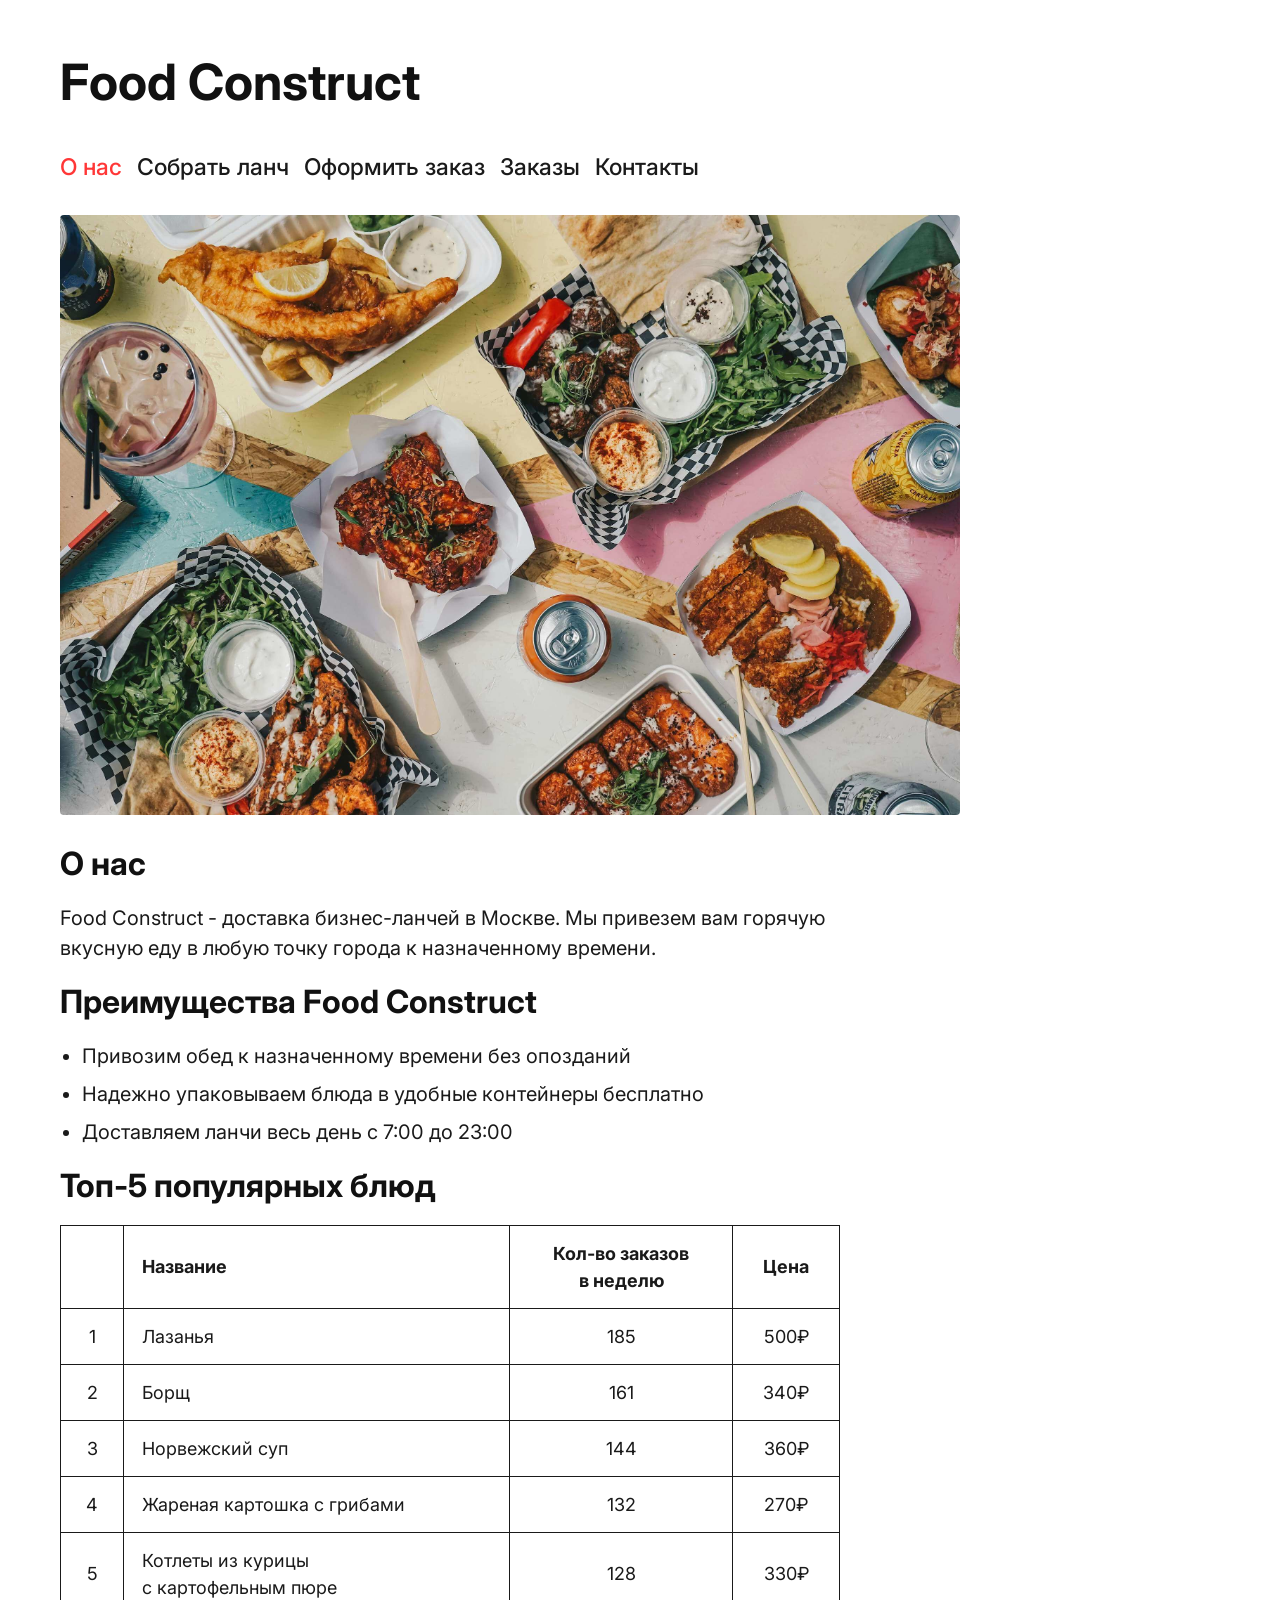
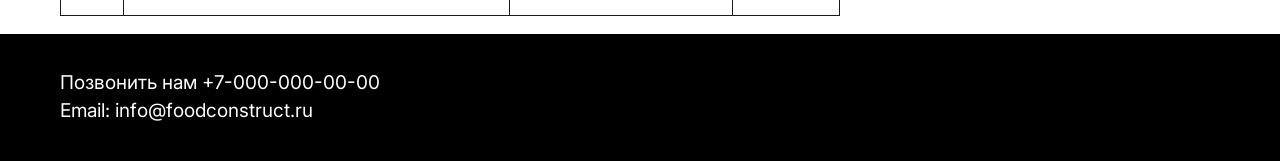
<file: index.html>
<!DOCTYPE html>
<html lang="ru">

<head>
	<meta charset="UTF-8">
	<meta name="viewport" content="width=device-width, initial-scale=1.0">
	<title>Food Construct</title>

	<link rel="preconnect" href="https://fonts.googleapis.com">
	<link rel="preconnect" href="https://fonts.gstatic.com" crossorigin>
	<link href="https://fonts.googleapis.com/css2?family=Inter:ital,opsz,wght@0,14..32,100..900;1,14..32,100..900&display=swap" rel="stylesheet">

	<link rel="stylesheet" href="css/style.css">
	<link rel="stylesheet" href="css/index.css">
</head>

<body>

	<header>
		<h1>Food Construct</h1>
		<nav>
			<a id="active" href="#about">О нас</a>
			<a href="lunch.html">Собрать ланч</a>
			<a href="checkout.html">Оформить заказ</a>
			<a href="orders.html">Заказы</a>
			<a href="#footer">Контакты</a>
		</nav>
	</header>

	<main>

		<img src="images/lunch.jpg" alt="Бизнес-ланч от компании Food Construct">

		<section id="about">
			<h2>О нас</h2>
			<p>
				Food Construct - доставка бизнес-ланчей в Москве. Мы привезем вам горячую вкусную еду в любую
				точку города к назначенному времени.
			</p>
		</section>

		<section>
			<h2>Преимущества Food Construct</h2>
			<ul>
				<li>Привозим обед к назначенному времени без опозданий</li>
				<li>Надежно упаковываем блюда в удобные контейнеры бесплатно</li>
				<li>Доставляем ланчи весь день с 7:00 до 23:00</li>
			</ul>
		</section>

		<section>
			<h2>Топ-5 популярных блюд</h2>
			<table>
				<thead>
					<tr>
						<th></th>
						<th>Название</th>
						<th>Кол-во заказов<br>в неделю</th>
						<th>Цена</th>
					</tr>
				</thead>
				<tbody>
					<tr>
						<td>1</td>
						<td>Лазанья</td>
						<td>185</td>
						<td>500₽</td>
					</tr>
					<tr>
						<td>2</td>
						<td>Борщ</td>
						<td>161</td>
						<td>340₽</td>
					</tr>
					<tr>
						<td>3</td>
						<td>Норвежский суп</td>
						<td>144</td>
						<td>360₽</td>
					</tr>
					<tr>
						<td>4</td>
						<td>Жареная картошка с грибами</td>
						<td>132</td>
						<td>270₽</td>
					</tr>
					<tr>
						<td>5</td>
						<td>Котлеты из курицы<br>с картофельным пюре</td>
						<td>128</td>
						<td>330₽</td>
					</tr>
				</tbody>
			</table>
		</section>

	</main>

	<footer id="footer">
		<p>Позвонить нам <a href="tel:+70000000000">+7-000-000-00-00</a></p>
		<p>Email: <a href="mailto:info@foodconstruct.ru">info@foodconstruct.ru</a></p>
	</footer>

</body>

</html>
</file>
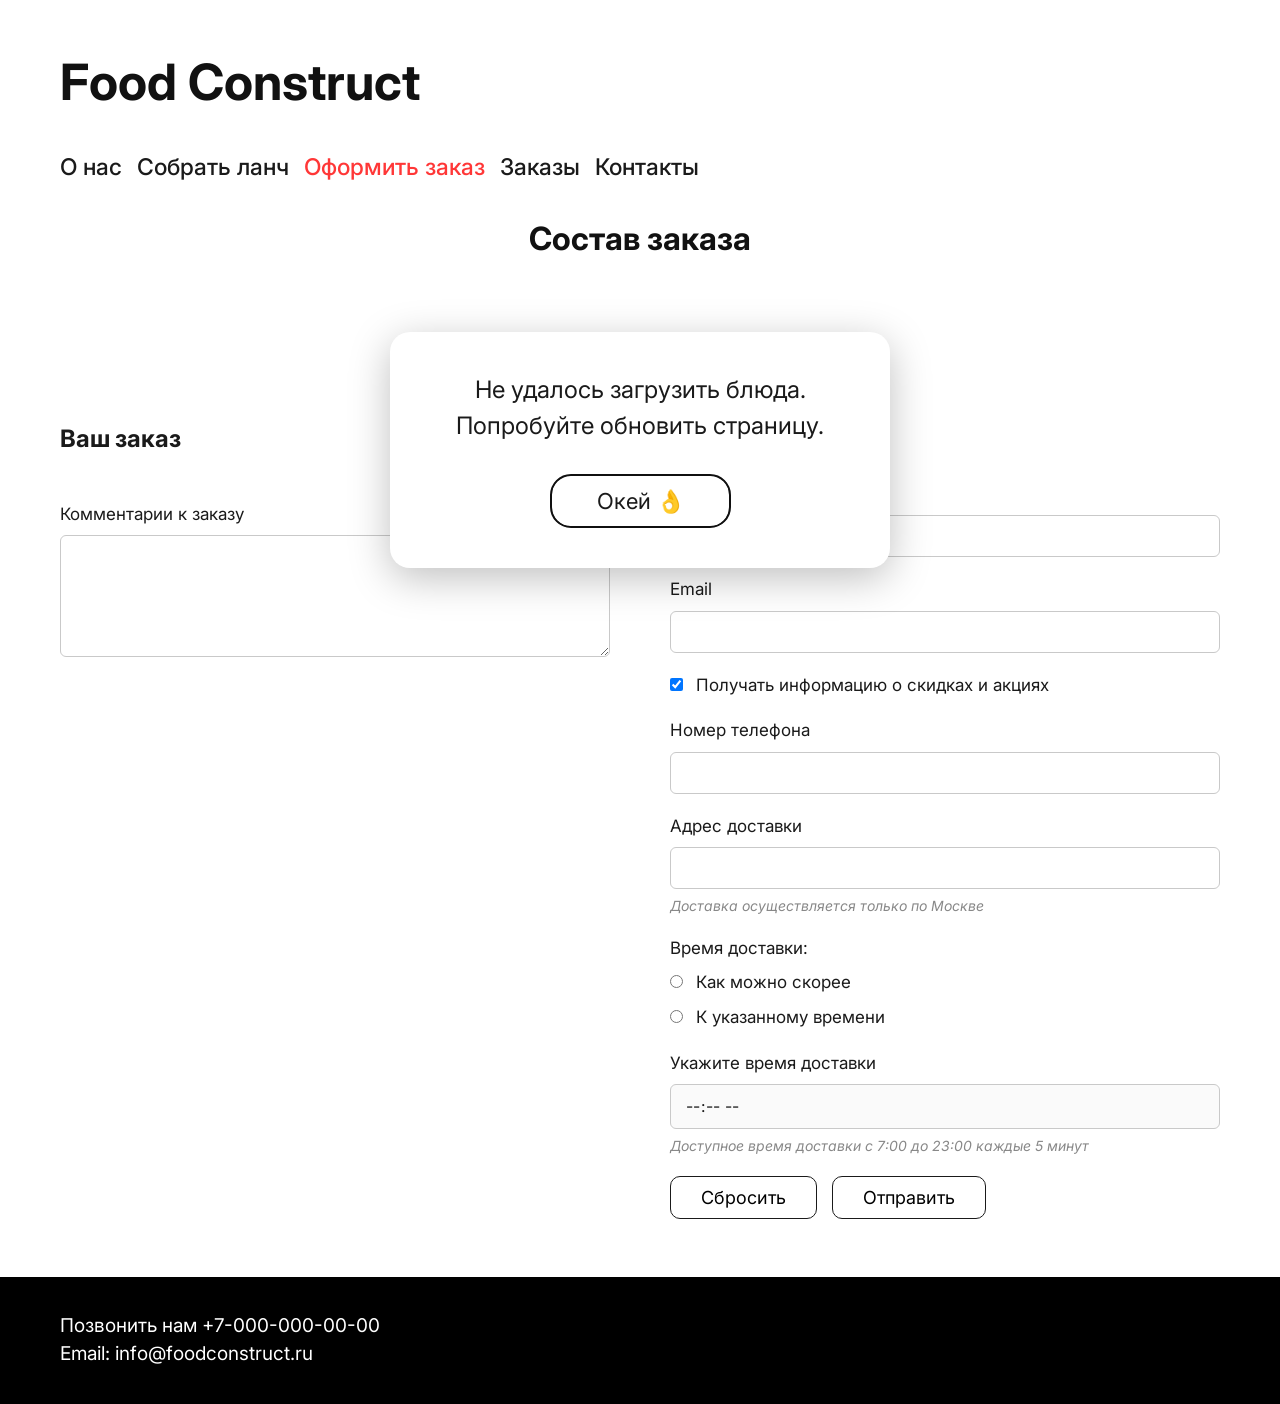
<file: checkout.html>
<!DOCTYPE html>
<html lang="ru">

<head>
	<meta charset="UTF-8">
	<meta name="viewport" content="width=device-width, initial-scale=1.0">
	<title>Оформить заказ | Food Construct</title>

	<link rel="preconnect" href="https://fonts.googleapis.com">
	<link rel="preconnect" href="https://fonts.gstatic.com" crossorigin>
	<link href="https://fonts.googleapis.com/css2?family=Inter:ital,opsz,wght@0,14..32,100..900;1,14..32,100..900&display=swap" rel="stylesheet">

	<link rel="stylesheet" href="css/style.css">
	<link rel="stylesheet" href="css/lunch.css">
	<link rel="stylesheet" href="css/checkout.css">
</head>

<body>

	<header>
		<h1>Food Construct</h1>
		<nav>
			<a href="index.html">О нас</a>
			<a href="lunch.html">Собрать ланч</a>
			<a id="active" href="checkout.html">Оформить заказ</a>
			<a href="orders.html">Заказы</a>
			<a href="#footer">Контакты</a>
		</nav>
	</header>

	<main>

		<section id="composition">
			<h2>Состав заказа</h2>
			<p id="empty-order" hidden>
				Ничего не выбрано. Чтобы добавить блюда в заказ, перейдите на страницу <a href="lunch.html">Собрать ланч</a>.
			</p>
			<div data-category="selected"></div>
		</section>

		<section id="order">
			<h2>Оформление заказа</h2>
			<form>

				<fieldset>
					<legend>Ваш заказ</legend>

					<div id="order-summary">
						<dl></dl>
						<p id="order-total" hidden></p>
					</div>

					<div>
						<label for="comment">Комментарии к заказу</label>
						<textarea id="comment" name="comment" rows="5"></textarea>
					</div>
				</fieldset>

				<fieldset>
					<legend>Ваши данные</legend>

					<div>
						<label for="name">Имя</label>
						<input type="text" id="name" name="full_name" required>
					</div>

					<div>
						<label for="email">Email</label>
						<input type="email" id="email" name="email" required>
					</div>

					<div>
						<input type="checkbox" id="subscribe" name="subscribe" checked>
						<label for="subscribe">Получать информацию о скидках и акциях</label>
					</div>

					<div>
						<label for="phone">Номер телефона</label>
						<input type="tel" id="phone" name="phone" required>
					</div>

					<div>
						<label for="address">Адрес доставки</label>
						<input type="text" id="address" name="delivery_address" required>
						<p>Доставка осуществляется только по Москве</p>
					</div>

					<div>
						<p>Время доставки:</p>
						<div>
							<input type="radio" id="asap" name="delivery_type" value="now" required>
							<label for="asap">Как можно скорее</label>
						</div>
						<div>
							<input type="radio" id="scheduled" name="delivery_type" value="by_time" required>
							<label for="scheduled">К указанному времени</label>
						</div>
					</div>

					<div>
						<label for="delivery-time">Укажите время доставки</label>
						<input type="time" id="delivery-time" name="delivery_time" min="07:00" max="23:00" step="300">
						<p>Доступное время доставки с 7:00 до 23:00 каждые 5 минут</p>
					</div>

					<div id="form-buttons">
						<button type="reset">Сбросить</button>
						<button type="submit">Отправить</button>
					</div>
				</fieldset>

			</form>
		</section>

	</main>

	<footer id="footer">
		<p>Позвонить нам <a href="tel:+70000000000">+7-000-000-00-00</a></p>
		<p>Email: <a href="mailto:info@foodconstruct.ru">info@foodconstruct.ru</a></p>
	</footer>

	<script src="js/dishes.js"></script>
	<script src="js/storage.js"></script>
	<script src="js/cards.js"></script>
	<script src="js/combo.js"></script>
	<script src="js/checkout.js"></script>
</body>

</html>
</file>
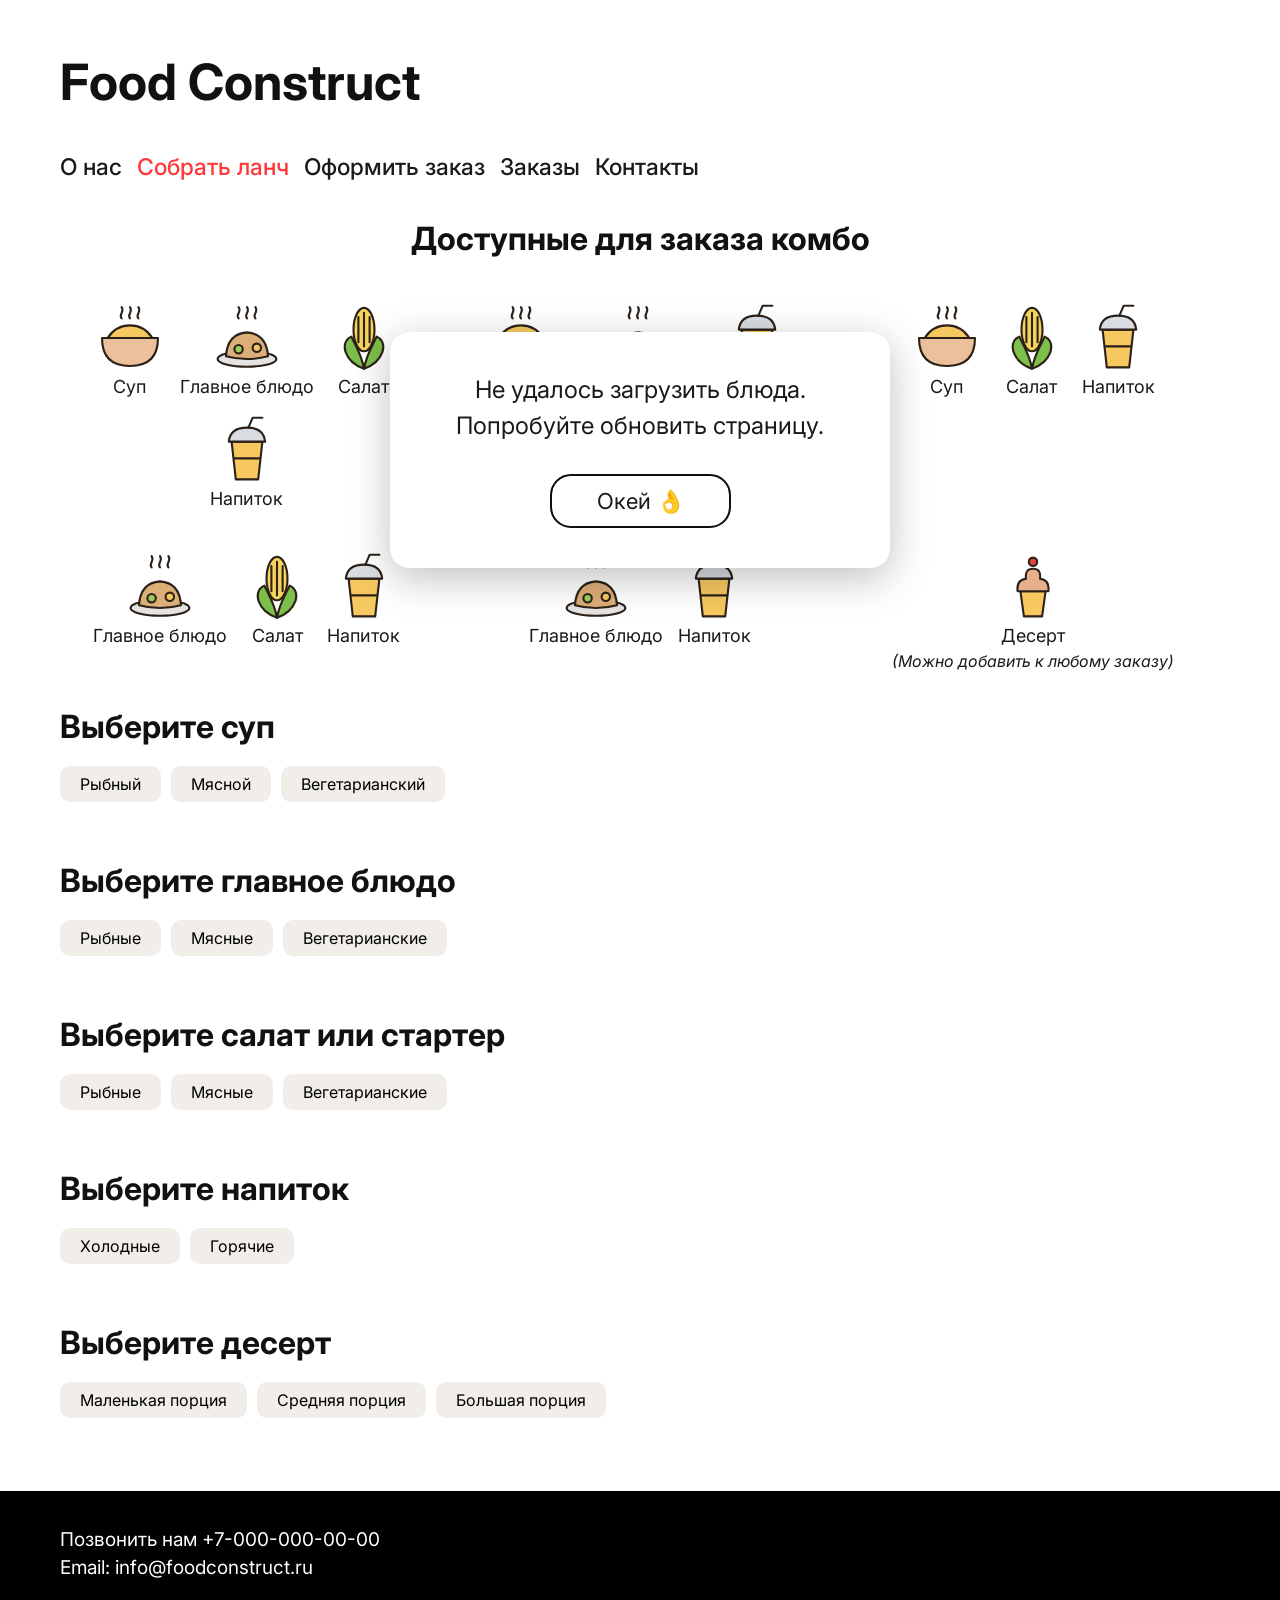
<file: lunch.html>
<!DOCTYPE html>
<html lang="ru">

<head>
	<meta charset="UTF-8">
	<meta name="viewport" content="width=device-width, initial-scale=1.0">
	<title>Собрать ланч | Food Construct</title>

	<link rel="preconnect" href="https://fonts.googleapis.com">
	<link rel="preconnect" href="https://fonts.gstatic.com" crossorigin>
	<link href="https://fonts.googleapis.com/css2?family=Inter:ital,opsz,wght@0,14..32,100..900;1,14..32,100..900&display=swap" rel="stylesheet">

	<link rel="stylesheet" href="css/style.css">
	<link rel="stylesheet" href="css/lunch.css">
</head>

<body>

	<header>
		<h1>Food Construct</h1>
		<nav>
			<a href="index.html">О нас</a>
			<a id="active" href="lunch.html">Собрать ланч</a>
			<a href="checkout.html">Оформить заказ</a>
			<a href="orders.html">Заказы</a>
			<a href="#footer">Контакты</a>
		</nav>
	</header>

	<main>

		<section id="combos">
			<h2>Доступные для заказа комбо</h2>
			<div>
				<div>
					<div>
						<img src="images/icon/soup.svg" alt="Суп">
						<p>Суп</p>
					</div>
					<div>
						<img src="images/icon/main.svg" alt="Главное блюдо">
						<p>Главное блюдо</p>
					</div>
					<div>
						<img src="images/icon/salad.svg" alt="Салат">
						<p>Салат</p>
					</div>
					<div>
						<img src="images/icon/drink.svg" alt="Напиток">
						<p>Напиток</p>
					</div>
				</div>
				<div>
					<div>
						<img src="images/icon/soup.svg" alt="Суп">
						<p>Суп</p>
					</div>
					<div>
						<img src="images/icon/main.svg" alt="Главное блюдо">
						<p>Главное блюдо</p>
					</div>
					<div>
						<img src="images/icon/drink.svg" alt="Напиток">
						<p>Напиток</p>
					</div>
				</div>
				<div>
					<div>
						<img src="images/icon/soup.svg" alt="Суп">
						<p>Суп</p>
					</div>
					<div>
						<img src="images/icon/salad.svg" alt="Салат">
						<p>Салат</p>
					</div>
					<div>
						<img src="images/icon/drink.svg" alt="Напиток">
						<p>Напиток</p>
					</div>
				</div>
				<div>
					<div>
						<img src="images/icon/main.svg" alt="Главное блюдо">
						<p>Главное блюдо</p>
					</div>
					<div>
						<img src="images/icon/salad.svg" alt="Салат">
						<p>Салат</p>
					</div>
					<div>
						<img src="images/icon/drink.svg" alt="Напиток">
						<p>Напиток</p>
					</div>
				</div>
				<div>
					<div>
						<img src="images/icon/main.svg" alt="Главное блюдо">
						<p>Главное блюдо</p>
					</div>
					<div>
						<img src="images/icon/drink.svg" alt="Напиток">
						<p>Напиток</p>
					</div>
				</div>
				<div>
					<div>
						<img src="images/icon/dessert.svg" alt="Десерт">
						<p>Десерт</p>
						<p>(Можно добавить к любому заказу)</p>
					</div>
				</div>
			</div>
		</section>

		<section>
			<h2>Выберите суп</h2>
			<div data-filters="soup">
				<button type="button" data-kind="fish" aria-pressed="false">Рыбный</button>
				<button type="button" data-kind="meat" aria-pressed="false">Мясной</button>
				<button type="button" data-kind="veg" aria-pressed="false">Вегетарианский</button>
			</div>
			<div data-category="soup"></div>
		</section>

		<section>
			<h2>Выберите главное блюдо</h2>
			<div data-filters="main">
				<button type="button" data-kind="fish" aria-pressed="false">Рыбные</button>
				<button type="button" data-kind="meat" aria-pressed="false">Мясные</button>
				<button type="button" data-kind="veg" aria-pressed="false">Вегетарианские</button>
			</div>
			<div data-category="main"></div>
		</section>

		<section>
			<h2>Выберите салат или стартер</h2>
			<div data-filters="salad">
				<button type="button" data-kind="fish" aria-pressed="false">Рыбные</button>
				<button type="button" data-kind="meat" aria-pressed="false">Мясные</button>
				<button type="button" data-kind="veg" aria-pressed="false">Вегетарианские</button>
			</div>
			<div data-category="salad"></div>
		</section>

		<section>
			<h2>Выберите напиток</h2>
			<div data-filters="drink">
				<button type="button" data-kind="cold" aria-pressed="false">Холодные</button>
				<button type="button" data-kind="hot" aria-pressed="false">Горячие</button>
			</div>
			<div data-category="drink"></div>
		</section>

		<section>
			<h2>Выберите десерт</h2>
			<div data-filters="dessert">
				<button type="button" data-kind="small" aria-pressed="false">Маленькая порция</button>
				<button type="button" data-kind="medium" aria-pressed="false">Средняя порция</button>
				<button type="button" data-kind="large" aria-pressed="false">Большая порция</button>
			</div>
			<div data-category="dessert"></div>
		</section>

		<div id="order-panel" hidden>
			<p>Итого: <b id="order-total">0₽</b></p>
			<a id="checkout-link" href="checkout.html">Перейти к оформлению</a>
		</div>

	</main>

	<footer id="footer">
		<p>Позвонить нам <a href="tel:+70000000000">+7-000-000-00-00</a></p>
		<p>Email: <a href="mailto:info@foodconstruct.ru">info@foodconstruct.ru</a></p>
	</footer>

	<script src="js/dishes.js"></script>
	<script src="js/storage.js"></script>
	<script src="js/cards.js"></script>
	<script src="js/combo.js"></script>
	<script src="js/display.js"></script>
	<script src="js/filters.js"></script>
	<script src="js/order.js"></script>
</body>

</html>
</file>
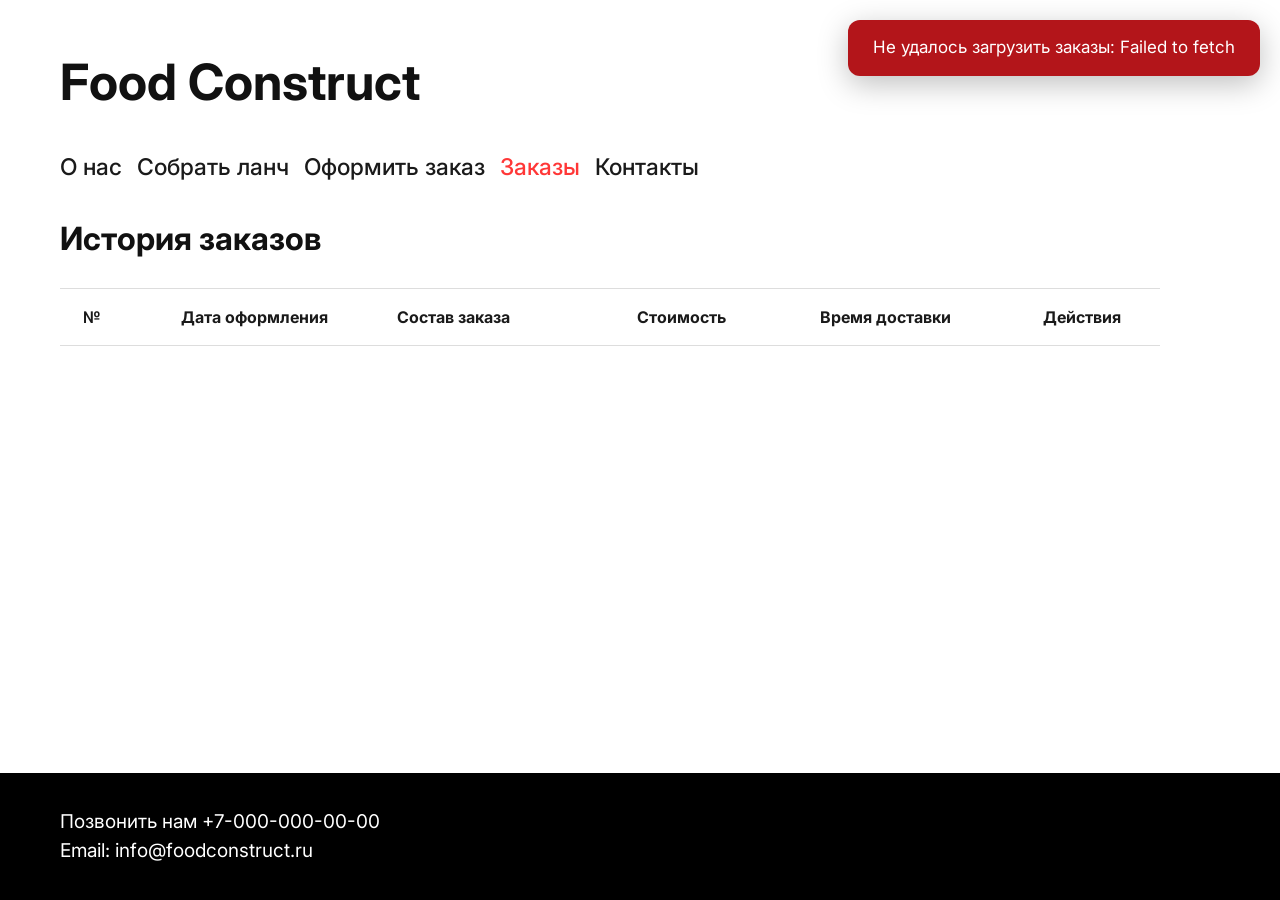
<file: orders.html>
<!DOCTYPE html>
<html lang="ru">

<head>
	<meta charset="UTF-8">
	<meta name="viewport" content="width=device-width, initial-scale=1.0">
	<title>Заказы | Food Construct</title>

	<link rel="preconnect" href="https://fonts.googleapis.com">
	<link rel="preconnect" href="https://fonts.gstatic.com" crossorigin>
	<link href="https://fonts.googleapis.com/css2?family=Inter:ital,opsz,wght@0,14..32,100..900;1,14..32,100..900&display=swap" rel="stylesheet">

	<link rel="stylesheet" href="css/style.css">
	<link rel="stylesheet" href="css/orders.css">
</head>

<body>

	<header>
		<h1>Food Construct</h1>
		<nav>
			<a href="index.html">О нас</a>
			<a href="lunch.html">Собрать ланч</a>
			<a href="checkout.html">Оформить заказ</a>
			<a id="active" href="orders.html">Заказы</a>
			<a href="#footer">Контакты</a>
		</nav>
	</header>

	<main>
		<section>
			<h2>История заказов</h2>
			<p id="orders-empty" hidden>Заказов пока нет</p>
			<div id="table-wrapper">
				<table>
					<thead>
						<tr>
							<th>№</th>
							<th>Дата оформления</th>
							<th>Состав заказа</th>
							<th>Стоимость</th>
							<th>Время доставки</th>
							<th>Действия</th>
						</tr>
					</thead>
					<tbody id="orders-body"></tbody>
				</table>
			</div>
		</section>
	</main>

	<footer id="footer">
		<p>Позвонить нам <a href="tel:+70000000000">+7-000-000-00-00</a></p>
		<p>Email: <a href="mailto:info@foodconstruct.ru">info@foodconstruct.ru</a></p>
	</footer>

	<dialog id="modal">
		<form id="modal-form"></form>
	</dialog>

	<div id="toast" popover="manual" role="status"></div>

	<script src="js/dishes.js"></script>
	<script src="js/orders.js"></script>
</body>

</html>
</file>
<file: css/style.css>
@charset "UTF-8";

* {
	margin: 0;
	padding: 0;
	box-sizing: border-box;
	font-family: "Inter", sans-serif;
}

body {
	display: flex;
	flex-direction: column;
	min-height: 100vh;
	font-size: 17px;
	font-weight: 400;
	color: #1a1a1a;
	line-height: 1.5;
}

/* Header */

header {
	padding: 45px 60px 0 60px;
}

h1 {
	font-size: 50px;
	font-weight: 700;
	color: #111111;
	margin-bottom: 30px;
}

nav {
	display: flex;
	flex-wrap: wrap;
	gap: 15px;
	margin-bottom: 30px;
}

nav a {
	text-decoration: none;
	font-size: 23px;
	font-weight: 500;
	color: #1a1a1a;
}

nav a:hover {
	color: #f60000;
}

#active {
	color: rgb(255, 55, 55);
}

/* Main */

main {
	flex: 1 0 auto;
	padding: 0 60px;
}

h2 {
	font-size: 32px;
	font-weight: 700;
	color: #111111;
	margin-bottom: 15px;
}

/* Footer */

footer {
	flex-shrink: 0;
	background-color: #000000;
	color: #ffffff;
	padding: 35px 60px;
	margin-top: 18px;
}

footer p {
	font-size: 19px;
}

footer a {
	text-decoration: none;
	font-size: 19px;
	color: #ffffff;
}

footer a:hover {
	color: #fcd261;
}

/* Responsive */

@media (max-width: 800px) {
	nav {
		justify-content: space-between;
	}
}

@media (max-width: 600px) {
	header {
		padding: 30px 30px 0 30px;
	}

	h1 {
		font-size: 35px;
		text-align: center;
	}

	nav {
		flex-direction: column;
		align-items: center;
	}

	nav a {
		font-size: 27px;
	}

	main {
		padding: 0 20px;
	}

	footer {
		padding: 25px 30px;
	}
}
</file>
<file: css/index.css>
@charset "UTF-8";

/* Изображение в блоке «О нас» */

main img {
	display: block;
	width: 100%;
	max-width: 900px;
	height: auto;
	border-radius: 4px;
	margin-bottom: 25px;
}

/* Текст */

main p {
	font-size: 20px;
	max-width: 850px;
	margin-bottom: 15px;
}

ul {
	list-style-type: disc;
	padding-left: 22px;
	margin-bottom: 15px;
}

li {
	font-size: 20px;
	margin-bottom: 8px;
}

/* Таблица */

table {
	border-collapse: collapse;
	width: 100%;
	max-width: 780px;
}

th,
td {
	border: 1px solid #1a1a1a;
	padding: 14px 18px;
	text-align: center;
	font-size: 18px;
}

th {
	font-weight: 700;
}

th:nth-child(2),
td:nth-child(2) {
	text-align: left;
}

/* Responsive */

@media (max-width: 800px) {
	main img {
		width: 500px;
	}

	th,
	td {
		padding: 10px 12px;
	}
}

@media (max-width: 600px) {
	main img {
		width: 100%;
	}

	th,
	td {
		font-size: 16px;
	}
}

@media (max-width: 400px) {
	th,
	td {
		font-size: 14px;
		padding: 8px 7px;
	}
}
</file>
<file: css/lunch.css>
@charset "UTF-8";

section {
	margin-bottom: 30px;
}

/* Сетка блюд */

[data-category] {
	display: grid;
	grid-template-columns: repeat(3, 1fr);
	gap: 10px;
}

/* Карточка блюда */

[data-category] > div {
	display: flex;
	flex-direction: column;
	padding: 30px 40px;
	border: 2px solid transparent;
	border-radius: 35px;
	background-color: #ffffff;
	cursor: pointer;
	filter: drop-shadow(17px 19px 24px rgba(0, 0, 0, 0.13));
}

[data-category] > div:hover {
	border: 2px solid tomato;
}

[data-category] > div img {
	width: 100%;
	height: 500px;
	object-fit: cover;
	border-radius: 35px;
	background-color: #f1eee9;
}

/* Цена */

[data-category] > div p:nth-of-type(1) {
	font-size: 22px;
	margin-top: 15px;
}

/* Название */

[data-category] > div p:nth-of-type(2) {
	font-size: 20px;
}

/* Вес / объем */

[data-category] > div p:nth-of-type(3) {
	color: #909090;
	margin-top: auto;
	padding-top: 15px;
}

/* Кнопка */

button {
	font-size: 18px;
	border: none;
	background-color: #f1eee9;
	margin-top: 10px;
	padding: 10px 30px;
	border-radius: 10px;
	cursor: pointer;
}

[data-category] > div:hover button {
	background-color: #ffe0d8;
}

/* Фильтры */

[data-filters] {
	display: flex;
	flex-wrap: wrap;
	gap: 10px;
	margin-bottom: 25px;
}

[data-filters] button {
	margin-top: 0;
	padding: 8px 20px;
	font-size: 16px;
}

[data-filters] button:hover {
	background-color: #ffe0d8;
}

[data-filters] button[aria-pressed="true"] {
	background-color: tomato;
	color: #ffffff;
}

/* Форма заказа */

#order h2 {
	text-align: center;
	margin-bottom: 40px;
}

form {
	display: grid;
	grid-template-columns: 1fr 1fr;
	gap: 60px;
	margin-bottom: 40px;
}

fieldset {
	border: none;
	padding: 0;
	margin: 0;
}

legend {
	padding: 0;
	font-size: 24px;
	font-weight: 700;
	margin-bottom: 25px;
}

fieldset > div {
	margin-bottom: 20px;
}

fieldset > div:last-child {
	margin-bottom: 0;
}

fieldset > div > div {
	margin-bottom: 10px;
}

fieldset > div > div:last-child {
	margin-bottom: 0;
}

fieldset label {
	display: block;
	margin-bottom: 8px;
}

fieldset > div > p {
	margin-bottom: 8px;
}

textarea,
input[type="text"],
input[type="email"],
input[type="tel"],
input[type="time"] {
	display: block;
	width: 100%;
	padding: 10px 14px;
	border: 1px solid #c9c9c9;
	border-radius: 6px;
	font-size: 16px;
	font-family: inherit;
	color: #1a1a1a;
}

textarea {
	resize: vertical;
	min-height: 110px;
}

input[type="checkbox"],
input[type="radio"] {
	width: auto;
	cursor: pointer;
}

input[type="checkbox"] + label,
input[type="radio"] + label {
	display: inline;
	margin-left: 8px;
	margin-bottom: 0;
	cursor: pointer;
}

/* Пояснительные подписи под адресом и временем */

input[type="text"] + p,
input[type="time"] + p {
	margin-top: 6px;
	margin-bottom: 0;
	font-style: italic;
	color: #888888;
	font-size: 14px;
}

/* Кнопки формы */

#form-buttons {
	display: flex;
	gap: 15px;
}

#form-buttons button {
	background-color: #ffffff;
	border: 1px solid #1a1a1a;
	margin-top: 0;
}

/* Responsive */

@media (max-width: 800px) {
	[data-category] {
		grid-template-columns: repeat(2, 1fr);
	}

	form {
		grid-template-columns: 1fr;
		gap: 35px;
	}
}

@media (max-width: 600px) {
	h2 {
		text-align: center;
	}

	[data-category] {
		grid-template-columns: 1fr;
	}
}

/* Доступные для заказа комбо */

#combos h2 {
	text-align: center;
	margin-bottom: 40px;
}

#combos > div {
	display: grid;
	grid-template-columns: repeat(3, 1fr);
	gap: 40px 20px;
}

#combos > div > div {
	display: flex;
	flex-wrap: wrap;
	justify-content: center;
	align-items: flex-start;
	gap: 15px;
}

#combos > div > div > div {
	display: flex;
	flex-direction: column;
	align-items: center;
	text-align: center;
}

#combos img {
	width: 70px;
	height: 70px;
	transition: transform 0.2s;
}

#combos img:hover {
	transform: translateY(-6px) scale(1.15);
}

#combos p {
	font-size: 18px;
}

#combos p + p {
	font-size: 16px;
	font-style: italic;
}

@media (max-width: 800px) {
	#combos > div {
		grid-template-columns: repeat(2, 1fr);
	}
}

@media (max-width: 600px) {
	#combos > div {
		grid-template-columns: 1fr;
	}
}

/* Уведомление */

#notification {
	position: fixed;
	top: 50%;
	left: 50%;
	transform: translate(-50%, -50%);
	z-index: 1000;
	width: 90%;
	max-width: 500px;
	padding: 40px 30px;
	text-align: center;
	background-color: #ffffff;
	border-radius: 20px;
	box-shadow: 0 10px 40px rgba(0, 0, 0, 0.25);
}

#notification p {
	font-size: 24px;
	margin-bottom: 30px;
}

#notification button {
	margin-top: 0;
	padding: 12px 45px;
	font-size: 22px;
	color: #1a1a1a;
	background-color: #ffffff;
	border: 2px solid #1a1a1a;
	border-radius: 20px;
}

#notification button:hover {
	color: #ffffff;
	background-color: tomato;
}

/* Выбранные блюда в меню */

[data-category] > div[data-selected] {
	border-color: tomato;
}

/* Панель перехода к оформлению */

#order-panel {
	position: sticky;
	bottom: 0;
	z-index: 10;
	display: flex;
	justify-content: space-between;
	align-items: center;
	gap: 20px;
	margin-top: 20px;
	padding: 15px 25px;
	background-color: #ffffff;
	border-radius: 20px 20px 0 0;
	box-shadow: 0 -6px 24px rgba(0, 0, 0, 0.12);
}

#order-panel[hidden] {
	display: none;
}

#order-panel p {
	font-size: 20px;
}

#order-panel a {
	padding: 10px 25px;
	font-size: 18px;
	font-weight: 500;
	color: #ffffff;
	text-decoration: none;
	background-color: tomato;
	border-radius: 10px;
}

#order-panel a[href]:hover {
	opacity: 0.85;
}

#order-panel a:not([href]) {
	background-color: #c9c9c9;
	cursor: not-allowed;
}

@media (max-width: 600px) {
	#order-panel {
		flex-direction: column;
		gap: 10px;
		padding: 12px 20px;
	}
}
</file>
<file: css/checkout.css>
@charset "UTF-8";

#composition h2 {
	text-align: center;
	margin-bottom: 40px;
}

#empty-order {
	margin-bottom: 30px;
	font-size: 20px;
	text-align: center;
}

#empty-order a {
	color: tomato;
}

/* Список блюд в левой части формы */

#order-summary dl {
	display: grid;
	grid-template-columns: 1fr 1.4fr;
	gap: 10px 20px;
	margin-bottom: 15px;
}

#order-summary dt {
	font-weight: 600;
}

#order-summary dd[data-empty] {
	color: #888888;
}

#order-total {
	font-size: 20px;
	font-weight: 700;
}
</file>
<file: css/orders.css>
@charset "UTF-8";

main h2 {
	margin-bottom: 25px;
}

#orders-empty {
	font-size: 18px;
}

/* Таблица заказов */

#table-wrapper {
	max-width: 100%;
	overflow-x: auto;
}

table {
	border-collapse: collapse;
	width: 100%;
	max-width: 1100px;
}

th,
td {
	padding: 16px 12px;
	text-align: center;
	vertical-align: middle;
	font-size: 16px;
	border-bottom: 1px solid #dddddd;
}

th {
	font-weight: 700;
	border-top: 1px solid #dddddd;
}

th:nth-child(3),
td:nth-child(3) {
	text-align: left;
}

td:last-child {
	white-space: nowrap;
}

td button {
	padding: 4px;
	color: #1a1a1a;
	background: none;
	border: none;
	cursor: pointer;
}

td button:hover {
	color: tomato;
}

td button svg {
	display: block;
	width: 20px;
	height: 20px;
	fill: none;
	stroke: currentColor;
	stroke-width: 2;
	stroke-linecap: round;
	stroke-linejoin: round;
}

/* Модальные окна */

dialog {
	position: fixed;
	top: 50%;
	right: 25%;
	left: auto;
	transform: translate(50%, -50%);
	width: 90%;
	max-width: 640px;
	padding: 0;
	margin: 0;
	border: none;
	border-radius: 20px;
	color: #1a1a1a;
}

dialog[data-mode="delete"] {
	max-width: 500px;
}

/* Отступ между номером заказа и датой в окне удаления */
dialog[data-mode="delete"] dl {
	margin-top: 16px;
}

dialog::backdrop {
	background-color: rgba(0, 0, 0, 0.4);
}

#modal-form {
	padding: 25px 35px;
}

#modal-form > div:first-child {
	display: flex;
	justify-content: space-between;
	align-items: center;
	padding-bottom: 20px;
	border-bottom: 1px solid #dddddd;
}

#modal-form > div:last-child {
	display: flex;
	justify-content: flex-end;
	gap: 10px;
	margin-top: 25px;
	padding-top: 25px;
	border-top: 1px solid #dddddd;
}

#modal-form h2 {
	margin: 0;
	font-size: 22px;
}

#modal-form h3 {
	margin: 18px 0 8px;
	font-size: 17px;
}

#modal-form > div:nth-child(2) {
	padding-top: 15px;
}

dl {
	display: grid;
	grid-template-columns: 1fr 1fr;
	gap: 8px 20px;
}

dd {
	word-break: break-word;
}

input,
select,
textarea {
	width: 100%;
	padding: 5px 8px;
	font-size: 15px;
	color: #1a1a1a;
	background-color: #ffffff;
	border: 1px solid #1a1a1a;
}

textarea {
	resize: vertical;
}

#modal-form button {
	padding: 10px 28px;
	font-size: 17px;
	font-weight: 500;
	color: #1a1a1a;
	background-color: #f1eee9;
	border: none;
	border-radius: 10px;
	cursor: pointer;
}

#modal-form > div:first-child button {
	padding: 0 4px;
	font-size: 30px;
	line-height: 1;
	background: none;
}

#modal-form button[type="submit"] {
	color: #ffffff;
	background-color: #2e9e4a;
}

#modal[data-mode="delete"] button[type="submit"] {
	background-color: #b3151a;
}

#modal-form button:hover {
	opacity: 0.85;
}

/* Уведомление */

#toast {
	inset: auto;
	top: 20px;
	right: 20px;
	margin: 0;
	max-width: 90%;
	padding: 15px 25px;
	font-size: 17px;
	color: #ffffff;
	background-color: #2e9e4a;
	border: none;
	border-radius: 12px;
	box-shadow: 0 8px 30px rgba(0, 0, 0, 0.25);
}

#toast[data-type="error"] {
	background-color: #b3151a;
}

@media (max-width: 600px) {
	dialog {
		top: 50%;
		right: auto;
		left: 50%;
		transform: translate(-50%, -50%);
	}

	#modal-form {
		padding: 20px;
	}

	dl {
		grid-template-columns: 1fr;
		gap: 2px;
	}

	dd {
		margin-bottom: 8px;
	}
}
</file>
